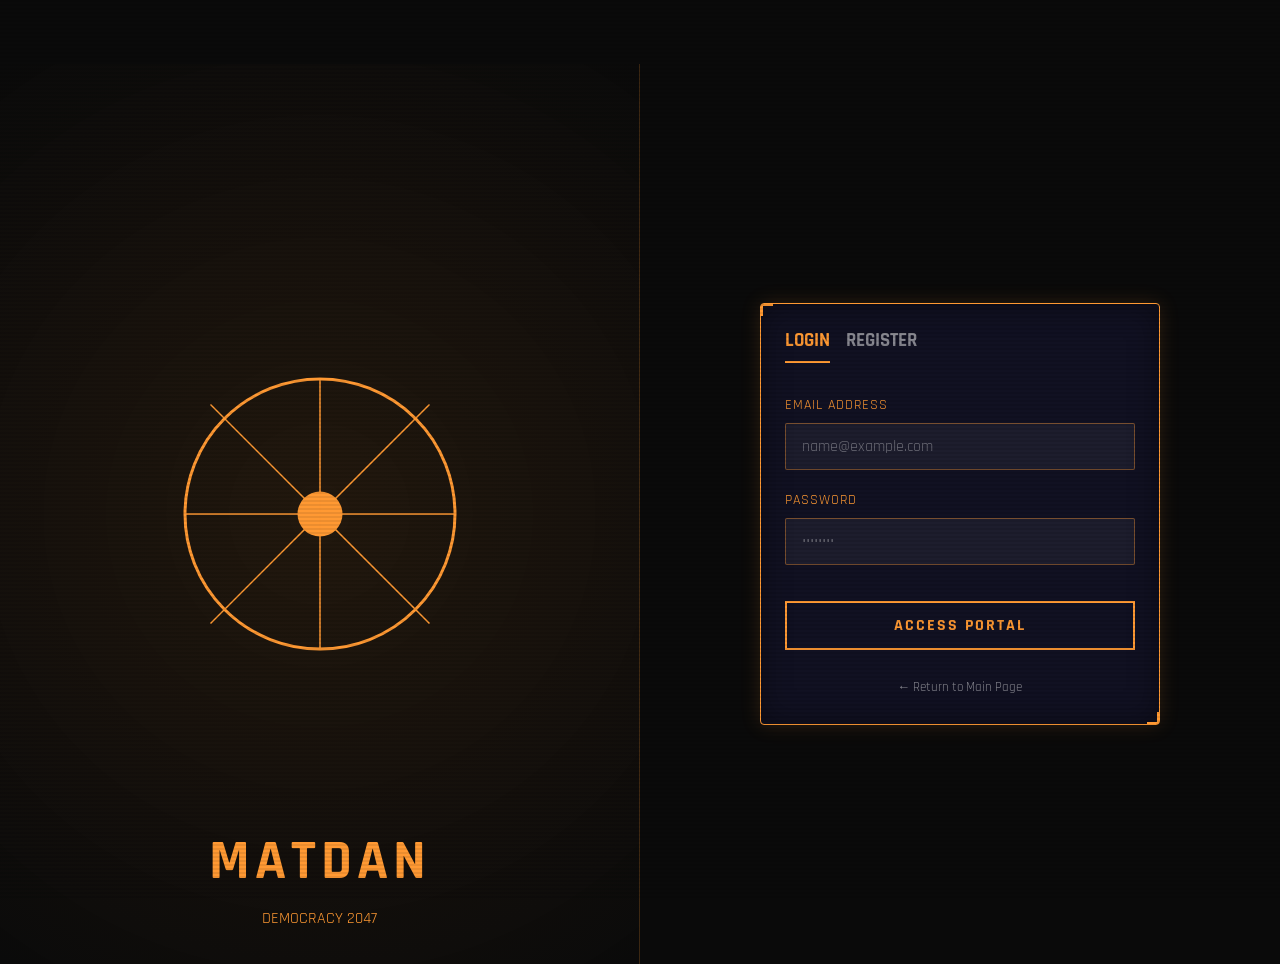
<file: hack2skill election site/login.html>
<!DOCTYPE html>
<html lang="en">
<head>
    <meta charset="UTF-8">
    <meta name="viewport" content="width=device-width, initial-scale=1.0">
    <title>Login | MATDAN — भारतीय निवडणूक शिक्षण व्यासपीठ</title>
    <link rel="stylesheet" href="css/main.css">
    <link rel="stylesheet" href="css/animations.css">
    <link rel="stylesheet" href="css/components.css">
    <link rel="stylesheet" href="css/responsive.css">
    <style>
        .split-screen {
            display: grid;
            grid-template-columns: 1fr 1fr;
            min-height: 100vh;
        }
        .left-panel {
            background: radial-gradient(circle at center, rgba(255,153,51,0.1), var(--bg-dark));
            display: flex;
            align-items: center;
            justify-content: center;
            position: relative;
            border-right: 1px solid rgba(255,153,51,0.2);
        }
        .right-panel {
            display: flex;
            align-items: center;
            justify-content: center;
            padding: 2rem;
        }
        .auth-card {
            width: 100%;
            max-width: 400px;
        }
        .auth-toggle {
            display: flex;
            gap: 1rem;
            margin-bottom: 2rem;
        }
        .auth-toggle button {
            background: none;
            border: none;
            color: rgba(255,255,255,0.5);
            font-family: var(--font-primary);
            font-size: 1.2rem;
            font-weight: 700;
            cursor: pointer;
            padding-bottom: 0.5rem;
            border-bottom: 2px solid transparent;
        }
        .auth-toggle button.active {
            color: var(--saffron);
            border-bottom-color: var(--saffron);
        }
        @media (max-width: 768px) {
            .split-screen { grid-template-columns: 1fr; }
            .left-panel { display: none; }
        }
    </style>
</head>
<body>
    <div class="split-screen">
        <div class="left-panel">
            <svg width="300" height="300" viewBox="0 0 200 200" style="animation: rotateSlow 30s linear infinite;">
                <circle cx="100" cy="100" r="90" stroke="#FF9933" stroke-width="2" fill="none"/>
                <circle cx="100" cy="100" r="15" fill="#FF9933"/>
                <g stroke="#FF9933" stroke-width="1">
                    <line x1="100" y1="10" x2="100" y2="190" />
                    <line x1="10" y1="100" x2="190" y2="100" />
                    <line x1="27" y1="27" x2="173" y2="173" />
                    <line x1="173" y1="27" x2="27" y2="173" />
                </g>
            </svg>
            <div style="position:absolute; bottom:2rem; text-align:center;">
                <h1 style="letter-spacing:5px;">MATDAN</h1>
                <p class="text-saffron">DEMOCRACY 2047</p>
            </div>
        </div>
        <div class="right-panel">
            <div class="auth-card hud-card reveal visible">
                <div class="auth-toggle">
                    <button id="show-login" class="active">LOGIN</button>
                    <button id="show-register">REGISTER</button>
                </div>

                <!-- Login Form -->
                <form id="login-form">
                    <div class="form-group">
                        <label>Email Address</label>
                        <input type="email" name="email" required placeholder="name@example.com">
                    </div>
                    <div class="form-group">
                        <label>Password</label>
                        <input type="password" name="password" required placeholder="••••••••">
                    </div>
                    <button type="submit" class="btn-primary" style="width:100%; margin-top:1rem;">Access Portal</button>
                </form>

                <!-- Register Form (Hidden) -->
                <form id="register-form" class="hidden">
                    <div class="form-group">
                        <label>Full Name</label>
                        <input type="text" name="full_name" required placeholder="Your Name">
                    </div>
                    <div class="form-group">
                        <label>Email Address</label>
                        <input type="email" name="email" required placeholder="name@example.com">
                    </div>
                    <div class="form-group">
                        <label>State</label>
                        <select name="state">
                            <option value="Maharashtra">Maharashtra</option>
                            <option value="Delhi">Delhi</option>
                            <option value="Karnataka">Karnataka</option>
                            <option value="Uttar Pradesh">Uttar Pradesh</option>
                            <!-- More states -->
                        </select>
                    </div>
                    <div class="form-group">
                        <label>Password</label>
                        <input type="password" name="password" required placeholder="Create Password">
                    </div>
                    <button type="submit" class="btn-secondary" style="width:100%; margin-top:1rem;">Create Account</button>
                </form>

                <p id="auth-msg" class="text-center mt-2" style="font-size:0.9rem;"></p>
                <div class="text-center mt-3">
                    <a href="index.html" class="text-muted" style="font-size:0.8rem; text-decoration:none;">← Return to Main Page</a>
                </div>
            </div>
        </div>
    </div>

    <script>
        const showLogin = document.getElementById('show-login');
        const showRegister = document.getElementById('show-register');
        const loginForm = document.getElementById('login-form');
        const registerForm = document.getElementById('register-form');
        const authMsg = document.getElementById('auth-msg');

        showLogin.onclick = () => {
            showLogin.classList.add('active');
            showRegister.classList.remove('active');
            loginForm.classList.remove('hidden');
            registerForm.classList.add('hidden');
        };

        showRegister.onclick = () => {
            showRegister.classList.add('active');
            showLogin.classList.remove('active');
            registerForm.classList.remove('hidden');
            loginForm.classList.add('hidden');
        };

        loginForm.onsubmit = async (e) => {
            e.preventDefault();
            const data = Object.fromEntries(new FormData(loginForm));
            try {
                const res = await fetch('/api/auth/login', {
                    method: 'POST',
                    headers: {'Content-Type': 'application/json'},
                    body: JSON.stringify(data)
                });
                const json = await res.json();
                if (json.token) {
                    localStorage.setItem('matdan_token', json.token);
                    localStorage.setItem('matdan_user_id', json.user.id);
                    authMsg.className = 'text-green text-center mt-2';
                    authMsg.textContent = 'Login successful! Redirecting...';
                    setTimeout(() => window.location.href = 'index.html', 1500);
                } else {
                    authMsg.className = 'text-deep-red text-center mt-2';
                    authMsg.textContent = json.error || 'Login failed';
                }
            } catch (err) {
                authMsg.textContent = 'Server error. Try again.';
            }
        };

        registerForm.onsubmit = async (e) => {
            e.preventDefault();
            const data = Object.fromEntries(new FormData(registerForm));
            try {
                const res = await fetch('/api/auth/register', {
                    method: 'POST',
                    headers: {'Content-Type': 'application/json'},
                    body: JSON.stringify(data)
                });
                const json = await res.json();
                if (res.status === 201) {
                    authMsg.className = 'text-green text-center mt-2';
                    authMsg.textContent = 'Registration successful! Please login.';
                    showLogin.click();
                } else {
                    authMsg.className = 'text-deep-red text-center mt-2';
                    authMsg.textContent = json.error || 'Registration failed';
                }
            } catch (err) {
                authMsg.textContent = 'Server error. Try again.';
            }
        };
    </script>
</body>
</html>
</file>
<file: hack2skill election site/css/main.css>
/* ============================================================
   MATDAN — Main CSS
   Detroit:Become Human x Patriotic India Theme
   ============================================================ */

@import url('https://fonts.googleapis.com/css2?family=Rajdhani:wght@300;400;500;600;700&family=Noto+Sans+Devanagari:wght@300;400;600;700&family=Share+Tech+Mono&display=swap');

/* ---- CSS Variables ---- */
:root {
  --saffron:   #FF9933;
  --white:     #FFFFFF;
  --ind-green: #138808;
  --navy:      #000080;
  --gold:      #FFD700;
  --bg-dark:   #0A0A0A;
  --bg-panel:  #0F0F1A;
  --cyan:      #00FFFF;
  --deep-red:  #8B0000;
  --card-bg:   #111122;
  --border-glow: rgba(255,153,51,0.6);
  --green-glow:  rgba(19,136,8,0.6);
  --font-primary: 'Rajdhani', 'Noto Sans Devanagari', sans-serif;
  --font-mono:    'Share Tech Mono', monospace;
}

/* ---- Reset & Base ---- */
*, *::before, *::after { box-sizing: border-box; margin: 0; padding: 0; }

html { scroll-behavior: smooth; }

body {
  background-color: var(--bg-dark);
  color: var(--white);
  font-family: var(--font-primary);
  font-size: 16px;
  line-height: 1.6;
  overflow-x: hidden;
  position: relative;
  padding-top: 64px;
}

/* ---- Scanline overlay ---- */
body::before {
  content: '';
  position: fixed;
  inset: 0;
  background: repeating-linear-gradient(
    0deg,
    transparent,
    transparent 2px,
    rgba(0,0,0,0.08) 2px,
    rgba(0,0,0,0.08) 4px
  );
  pointer-events: none;
  z-index: 9999;
  animation: scanlineMove 8s linear infinite;
}

@keyframes scanlineMove {
  from { background-position: 0 0; }
  to   { background-position: 0 100px; }
}

/* ---- Ashoka Chakra watermark ---- */
#chakra-bg {
  position: fixed;
  top: 50%;
  left: 50%;
  transform: translate(-50%, -50%);
  width: 600px;
  height: 600px;
  opacity: 0.03;
  animation: rotateSlow 60s linear infinite;
  pointer-events: none;
  z-index: 0;
}
@keyframes rotateSlow { to { transform: translate(-50%,-50%) rotate(360deg); } }

/* ---- Particle canvas ---- */
#particle-canvas {
  position: fixed;
  inset: 0;
  pointer-events: none;
  z-index: 1;
}

/* ---- Main content above particles ---- */
main, nav, footer, header, section {
  position: relative;
  z-index: 2;
}

/* ---- Scrollbar ---- */
::-webkit-scrollbar { width: 6px; }
::-webkit-scrollbar-track { background: var(--bg-dark); }
::-webkit-scrollbar-thumb { background: var(--saffron); border-radius: 3px; }

/* ---- Typography ---- */
h1, h2, h3, h4, h5 {
  font-family: var(--font-primary);
  font-weight: 700;
  letter-spacing: 1px;
}
h1 { font-size: clamp(2rem, 5vw, 3.5rem); color: var(--saffron); }
h2 { font-size: clamp(1.5rem, 3vw, 2.5rem); color: var(--gold); }
h3 { font-size: clamp(1.2rem, 2.5vw, 1.8rem); color: var(--white); }

.mono { font-family: var(--font-mono); }
.devanagari { font-family: 'Noto Sans Devanagari', sans-serif; }

/* ---- HUD Card ---- */
.hud-card {
  background: var(--card-bg);
  border: 1px solid var(--saffron);
  border-radius: 4px;
  padding: 1.5rem;
  position: relative;
  box-shadow: 0 0 20px rgba(255,153,51,0.15), inset 0 0 30px rgba(0,0,0,0.4);
  transition: box-shadow 0.3s ease, transform 0.3s ease;
  overflow: hidden;
}
.hud-card::before,
.hud-card::after {
  content: '';
  position: absolute;
  width: 12px; height: 12px;
  border-color: var(--saffron);
  border-style: solid;
}
.hud-card::before { top: 0; left: 0; border-width: 2px 0 0 2px; }
.hud-card::after  { bottom: 0; right: 0; border-width: 0 2px 2px 0; }
.hud-card:hover {
  box-shadow: 0 0 40px rgba(255,153,51,0.4), 0 0 10px rgba(19,136,8,0.3);
  transform: translateY(-2px);
}

/* Holographic shimmer on hover */
.hud-card::after {
  background: linear-gradient(135deg, transparent 40%, rgba(255,215,0,0.05) 50%, transparent 60%);
  background-size: 200% 200%;
  transition: background-position 0.5s ease;
}
.hud-card:hover::after { background-position: 100% 100%; }

/* Green card variant */
.hud-card.green-variant {
  border-color: var(--ind-green);
  box-shadow: 0 0 20px rgba(19,136,8,0.2);
}
.hud-card.green-variant::before,
.hud-card.green-variant::after { border-color: var(--ind-green); }

/* ---- Buttons ---- */
.btn-primary {
  display: inline-block;
  padding: 0.75rem 2rem;
  background: transparent;
  border: 2px solid var(--saffron);
  color: var(--saffron);
  font-family: var(--font-primary);
  font-size: 1rem;
  font-weight: 700;
  letter-spacing: 2px;
  text-transform: uppercase;
  cursor: pointer;
  position: relative;
  text-decoration: none;
  overflow: hidden;
  transition: color 0.3s;
}
.btn-primary::before {
  content: '';
  position: absolute;
  inset: 0;
  background: var(--saffron);
  transform: scaleX(0);
  transform-origin: left;
  transition: transform 0.3s ease;
  z-index: -1;
}
.btn-primary:hover { color: var(--bg-dark); }
.btn-primary:hover::before { transform: scaleX(1); }

.btn-secondary {
  display: inline-block;
  padding: 0.75rem 2rem;
  background: var(--ind-green);
  border: 2px solid var(--ind-green);
  color: var(--white);
  font-family: var(--font-primary);
  font-size: 1rem;
  font-weight: 700;
  letter-spacing: 2px;
  text-transform: uppercase;
  cursor: pointer;
  text-decoration: none;
  transition: all 0.3s ease;
}
.btn-secondary:hover {
  background: transparent;
  color: var(--ind-green);
  box-shadow: 0 0 20px var(--green-glow);
}

/* ---- Section layout ---- */
.section { padding: 5rem 2rem; }
.section-container { max-width: 1200px; margin: 0 auto; }
.section-title {
  text-align: center;
  margin-bottom: 3rem;
  position: relative;
}
.section-title::after {
  content: '';
  display: block;
  width: 80px; height: 3px;
  background: linear-gradient(90deg, var(--saffron), var(--ind-green));
  margin: 0.75rem auto 0;
}

/* ---- Grid layouts ---- */
.grid-2 { display: grid; grid-template-columns: repeat(auto-fit, minmax(300px,1fr)); gap: 2rem; }
.grid-3 { display: grid; grid-template-columns: repeat(auto-fit, minmax(260px,1fr)); gap: 2rem; }
.grid-4 { display: grid; grid-template-columns: repeat(auto-fit, minmax(200px,1fr)); gap: 1.5rem; }

/* ---- Stat cards ---- */
.stat-card {
  background: var(--card-bg);
  border: 1px solid rgba(255,153,51,0.4);
  padding: 1.5rem;
  text-align: center;
  border-radius: 4px;
  position: relative;
}
.stat-card .stat-number {
  font-family: var(--font-mono);
  font-size: 2.5rem;
  color: var(--cyan);
  display: block;
}
.stat-card .stat-label {
  color: rgba(255,255,255,0.7);
  font-size: 0.85rem;
  text-transform: uppercase;
  letter-spacing: 1px;
  margin-top: 0.25rem;
}

/* ---- Divider ---- */
.divider {
  height: 1px;
  background: linear-gradient(90deg, transparent, var(--saffron), transparent);
  margin: 2rem 0;
}

/* ---- HUD scan line accent ---- */
.scan-accent {
  position: relative;
  overflow: hidden;
}
.scan-accent::after {
  content: '';
  position: absolute;
  left: 0; right: 0;
  height: 2px;
  background: linear-gradient(90deg, transparent, var(--cyan), transparent);
  animation: scanDown 3s linear infinite;
  top: 0;
}
@keyframes scanDown {
  from { top: 0; opacity: 1; }
  to   { top: 100%; opacity: 0; }
}

/* ---- Typewriter text ---- */
.typewriter {
  overflow: hidden;
  white-space: nowrap;
  border-right: 3px solid var(--saffron);
  animation: typing 3.5s steps(40,end), blink 0.8s step-end infinite;
  display: inline-block;
  max-width: 100%;
}
@keyframes typing { from { max-width: 0; } to { max-width: 100%; } }
@keyframes blink  { 50% { border-color: transparent; } }

/* ---- Glitch text ---- */
.glitch {
  position: relative;
  display: inline-block;
}
.glitch::before, .glitch::after {
  content: attr(data-text);
  position: absolute;
  inset: 0;
}
.glitch::before { color: var(--cyan); animation: glitch1 3s infinite; clip-path: polygon(0 0,100% 0,100% 45%,0 45%); }
.glitch::after  { color: var(--saffron); animation: glitch2 3s infinite; clip-path: polygon(0 55%,100% 55%,100% 100%,0 100%); }
@keyframes glitch1 {
  0%,90%,100% { transform: translate(0); }
  92% { transform: translate(-3px,1px); }
  94% { transform: translate(3px,-1px); }
}
@keyframes glitch2 {
  0%,90%,100% { transform: translate(0); }
  92% { transform: translate(3px,1px); }
  94% { transform: translate(-3px,-1px); }
}

/* ---- Tags / badges ---- */
.badge-tag {
  display: inline-block;
  padding: 0.2rem 0.75rem;
  border: 1px solid var(--saffron);
  color: var(--saffron);
  font-size: 0.75rem;
  letter-spacing: 1px;
  text-transform: uppercase;
  border-radius: 2px;
}
.badge-tag.green { border-color: var(--ind-green); color: var(--ind-green); }
.badge-tag.cyan  { border-color: var(--cyan); color: var(--cyan); }

/* ---- Accordion ---- */
.accordion-item {
  border: 1px solid rgba(255,153,51,0.3);
  margin-bottom: 0.5rem;
  border-radius: 2px;
}
.accordion-header {
  padding: 1rem 1.5rem;
  cursor: pointer;
  display: flex;
  justify-content: space-between;
  align-items: center;
  background: rgba(255,153,51,0.05);
  transition: background 0.3s;
}
.accordion-header:hover { background: rgba(255,153,51,0.12); }
.accordion-body {
  padding: 0 1.5rem;
  max-height: 0;
  overflow: hidden;
  transition: max-height 0.4s ease, padding 0.3s;
}
.accordion-body.open { max-height: 500px; padding: 1rem 1.5rem; }

/* ---- Progress bar ---- */
.progress-bar-container {
  background: rgba(255,255,255,0.1);
  border-radius: 999px;
  height: 6px;
  margin-top: 0.5rem;
  overflow: hidden;
}
.progress-bar-fill {
  height: 100%;
  background: linear-gradient(90deg, var(--saffron), var(--gold));
  border-radius: 999px;
  transition: width 0.5s ease;
}

/* ---- Table ---- */
table {
  width: 100%;
  border-collapse: collapse;
  font-size: 0.9rem;
}
th {
  background: rgba(255,153,51,0.15);
  color: var(--saffron);
  padding: 0.75rem 1rem;
  text-align: left;
  font-family: var(--font-mono);
  letter-spacing: 1px;
  border-bottom: 1px solid var(--saffron);
}
td {
  padding: 0.65rem 1rem;
  border-bottom: 1px solid rgba(255,255,255,0.07);
  color: rgba(255,255,255,0.85);
}
tr:hover td { background: rgba(255,153,51,0.05); }

/* ---- Form inputs ---- */
input, select, textarea {
  background: rgba(255,255,255,0.05);
  border: 1px solid rgba(255,153,51,0.4);
  color: var(--white);
  font-family: var(--font-primary);
  font-size: 1rem;
  padding: 0.75rem 1rem;
  border-radius: 2px;
  width: 100%;
  outline: none;
  transition: border-color 0.3s, box-shadow 0.3s;
}
input:focus, select:focus, textarea:focus {
  border-color: var(--saffron);
  box-shadow: 0 0 12px rgba(255,153,51,0.3);
}
input::placeholder, textarea::placeholder { color: rgba(255,255,255,0.35); }
select option { background: var(--bg-panel); color: var(--white); }

label {
  display: block;
  font-size: 0.85rem;
  letter-spacing: 1px;
  text-transform: uppercase;
  color: var(--saffron);
  margin-bottom: 0.4rem;
}
.form-group { margin-bottom: 1.25rem; }

/* ---- Spinner ---- */
.spinner {
  width: 32px; height: 32px;
  border: 3px solid rgba(255,153,51,0.2);
  border-top-color: var(--saffron);
  border-radius: 50%;
  animation: spin 0.8s linear infinite;
  margin: 1rem auto;
}
@keyframes spin { to { transform: rotate(360deg); } }

/* ---- Toast / notification ---- */
.toast {
  position: fixed;
  bottom: 2rem;
  left: 50%;
  transform: translateX(-50%);
  background: var(--card-bg);
  border: 1px solid var(--saffron);
  color: var(--white);
  padding: 1rem 2rem;
  border-radius: 2px;
  z-index: 10000;
  font-family: var(--font-primary);
  box-shadow: 0 0 20px rgba(255,153,51,0.3);
  animation: toastIn 0.3s ease, toastOut 0.3s ease 2.7s forwards;
}
@keyframes toastIn  { from { opacity:0; transform: translateX(-50%) translateY(20px); } to { opacity:1; transform: translateX(-50%) translateY(0); } }
@keyframes toastOut { to   { opacity:0; transform: translateX(-50%) translateY(20px); } }

/* ---- LIVE indicator ---- */
.live-dot {
  display: inline-block;
  width: 10px; height: 10px;
  background: #ff2222;
  border-radius: 50%;
  animation: pulseDot 1s ease-in-out infinite;
  margin-right: 0.5rem;
  vertical-align: middle;
}
@keyframes pulseDot {
  0%, 100% { opacity: 1; transform: scale(1); }
  50%       { opacity: 0.5; transform: scale(1.4); }
}

/* ---- Tricolor ribbon bar ---- */
.tricolor-bar {
  height: 5px;
  background: linear-gradient(90deg, var(--saffron) 33.3%, var(--white) 33.3% 66.6%, var(--ind-green) 66.6%);
}

/* ---- Chatbot floating button ---- */
#chatbot-float-btn {
  position: fixed;
  bottom: 2rem;
  right: 2rem;
  width: 60px; height: 60px;
  background: var(--saffron);
  border-radius: 50%;
  border: none;
  cursor: pointer;
  display: flex;
  align-items: center;
  justify-content: center;
  font-size: 1.8rem;
  box-shadow: 0 0 20px rgba(255,153,51,0.5);
  z-index: 5000;
  animation: floatPulse 2s ease-in-out infinite;
  text-decoration: none;
  color: var(--bg-dark);
}
@keyframes floatPulse {
  0%,100% { box-shadow: 0 0 20px rgba(255,153,51,0.5); }
  50%      { box-shadow: 0 0 40px rgba(255,153,51,0.9); }
}

/* ---- Page header band ---- */
.page-header {
  background: linear-gradient(180deg, rgba(255,153,51,0.08) 0%, transparent 100%);
  padding: 5rem 2rem 3rem;
  text-align: center;
  border-bottom: 1px solid rgba(255,153,51,0.2);
}
.page-header p {
  color: rgba(255,255,255,0.65);
  margin-top: 0.5rem;
  font-size: 1.1rem;
}

/* ---- Utility classes ---- */
.text-saffron { color: var(--saffron); }
.text-green   { color: var(--ind-green); }
.text-gold    { color: var(--gold); }
.text-cyan    { color: var(--cyan); }
.text-muted   { color: rgba(255,255,255,0.5); }
.text-center  { text-align: center; }
.text-right   { text-align: right; }
.fw-700       { font-weight: 700; }
.mt-1 { margin-top: 0.5rem; }
.mt-2 { margin-top: 1rem; }
.mt-3 { margin-top: 1.5rem; }
.mt-4 { margin-top: 2rem; }
.mb-1 { margin-bottom: 0.5rem; }
.mb-2 { margin-bottom: 1rem; }
.mb-3 { margin-bottom: 1.5rem; }
.d-flex { display: flex; }
.align-center { align-items: center; }
.gap-1 { gap: 0.5rem; }
.gap-2 { gap: 1rem; }
.gap-3 { gap: 1.5rem; }
.flex-wrap { flex-wrap: wrap; }
.justify-center { justify-content: center; }
.justify-between { justify-content: space-between; }
.hidden { display: none !important; }
</file>
<file: hack2skill election site/css/animations.css>
/* ============================================================
   MATDAN — Animations CSS
   ============================================================ */

/* ---- Page enter animations ---- */
@keyframes fadeInUp {
  from { opacity: 0; transform: translateY(30px); }
  to   { opacity: 1; transform: translateY(0); }
}
@keyframes fadeInLeft {
  from { opacity: 0; transform: translateX(-40px); }
  to   { opacity: 1; transform: translateX(0); }
}
@keyframes fadeInRight {
  from { opacity: 0; transform: translateX(40px); }
  to   { opacity: 1; transform: translateX(0); }
}
@keyframes flipInBottom {
  from { opacity: 0; transform: rotateX(-90deg) translateY(40px); }
  to   { opacity: 1; transform: rotateX(0) translateY(0); }
}
@keyframes zoomIn {
  from { opacity: 0; transform: scale(0.8); }
  to   { opacity: 1; transform: scale(1); }
}

/* ---- CRT flicker on load ---- */
@keyframes crtFlicker {
  0%   { opacity: 0.8; }
  10%  { opacity: 1; }
  20%  { opacity: 0.85; }
  30%  { opacity: 1; }
  40%  { opacity: 0.9; }
  50%  { opacity: 1; }
  100% { opacity: 1; }
}
.crt-flicker { animation: crtFlicker 1s ease-out forwards; }

/* ---- Slide wipe page transition ---- */
.page-transition-out {
  animation: slideWipeOut 0.4s ease-in forwards;
}
.page-transition-in {
  animation: slideWipeIn 0.4s ease-out forwards;
}
@keyframes slideWipeOut {
  to { transform: translateX(-100%); opacity: 0; }
}
@keyframes slideWipeIn {
  from { transform: translateX(100%); opacity: 0; }
  to   { transform: translateX(0); opacity: 1; }
}

/* ---- Card reveal on scroll ---- */
.reveal {
  opacity: 0;
  transform: translateY(40px);
  transition: opacity 0.6s ease, transform 0.6s ease;
}
.reveal.visible {
  opacity: 1;
  transform: translateY(0);
}

/* ---- Floating flag ribbon ---- */
.flag-ribbon {
  position: absolute;
  top: 0;
  right: 6%;
  width: 50px;
  height: 120px;
  background: linear-gradient(180deg, var(--saffron) 33.3%, var(--white) 33.3% 66.6%, var(--ind-green) 66.6%);
  box-shadow: 0 0 20px rgba(255,153,51,0.4);
  animation: flagWave 3s ease-in-out infinite;
  transform-origin: top center;
}
@keyframes flagWave {
  0%,100% { transform: skewX(0deg) scaleX(1); }
  25%      { transform: skewX(3deg) scaleX(1.03); }
  75%      { transform: skewX(-3deg) scaleX(0.97); }
}

/* ---- HUD scan enter animation ---- */
.hud-scan-enter {
  position: relative;
  overflow: hidden;
}
.hud-scan-enter::before {
  content: '';
  position: absolute;
  inset: 0;
  background: linear-gradient(180deg, transparent 0%, rgba(255,153,51,0.08) 50%, transparent 100%);
  animation: scanEnter 1.2s ease-out forwards;
  z-index: 5;
  pointer-events: none;
}
@keyframes scanEnter {
  from { transform: translateY(-100%); opacity: 1; }
  to   { transform: translateY(100%); opacity: 0; }
}

/* ---- Chart animated draw ---- */
@keyframes chartDraw {
  from { stroke-dashoffset: 1000; }
  to   { stroke-dashoffset: 0; }
}

/* ---- LED countdown digits ---- */
.led-digit {
  font-family: 'Share Tech Mono', monospace;
  font-size: clamp(2.5rem, 6vw, 5rem);
  color: var(--cyan);
  text-shadow:
    0 0 10px var(--cyan),
    0 0 30px rgba(0,255,255,0.4);
  display: block;
  letter-spacing: 4px;
  animation: ledPulse 1s ease-in-out infinite;
}
@keyframes ledPulse {
  0%,100% { text-shadow: 0 0 10px var(--cyan), 0 0 30px rgba(0,255,255,0.4); }
  50%      { text-shadow: 0 0 20px var(--cyan), 0 0 60px rgba(0,255,255,0.7); }
}

/* ---- Voting ripple animation ---- */
@keyframes voteRipple {
  0%   { transform: scale(0); opacity: 1; }
  100% { transform: scale(4); opacity: 0; }
}
.ripple-circle {
  position: absolute;
  border-radius: 50%;
  border: 2px solid var(--saffron);
  animation: voteRipple 1.5s ease-out infinite;
  pointer-events: none;
}

/* ---- Chatbot message slide ---- */
.chat-msg {
  animation: chatSlideIn 0.3s ease-out;
  position: relative;
  overflow: hidden;
}
.chat-msg::after {
  content: '';
  position: absolute;
  left: 0; right: 0; top: 0;
  height: 100%;
  background: linear-gradient(180deg, rgba(255,153,51,0.05) 0%, transparent 100%);
  animation: scanMsgIn 0.5s ease-out forwards;
}
@keyframes chatSlideIn {
  from { opacity: 0; transform: translateX(-20px); }
  to   { opacity: 1; transform: translateX(0); }
}
@keyframes scanMsgIn {
  from { transform: translateY(0); opacity: 1; }
  to   { transform: translateY(100%); opacity: 0; }
}

/* ---- Avatar choice pop ---- */
@keyframes avatarPop {
  0%   { transform: scale(0.5) rotate(-10deg); opacity: 0; }
  60%  { transform: scale(1.1) rotate(3deg); }
  100% { transform: scale(1) rotate(0deg); opacity: 1; }
}
.avatar-pop { animation: avatarPop 0.5s cubic-bezier(0.34,1.56,0.64,1) forwards; }

/* ---- Timeline items ---- */
.timeline-item {
  opacity: 0;
  transform: translateX(-50px);
  transition: opacity 0.5s ease, transform 0.5s ease;
}
.timeline-item.visible {
  opacity: 1;
  transform: translateX(0);
}

/* ---- Impact flow animation ---- */
@keyframes flowRight {
  0%,100% { stroke-dashoffset: 60; }
  50%      { stroke-dashoffset: 0; }
}

/* ---- Button glitch hover ---- */
.btn-glitch {
  position: relative;
  overflow: hidden;
}
.btn-glitch:hover::before {
  content: attr(data-text);
  position: absolute;
  inset: 0;
  display: flex;
  align-items: center;
  justify-content: center;
  color: var(--cyan);
  animation: btnGlitch 0.3s ease;
}
@keyframes btnGlitch {
  0%   { clip-path: inset(20% 0 60% 0); transform: translateX(-5px); }
  25%  { clip-path: inset(50% 0 30% 0); transform: translateX(5px); }
  50%  { clip-path: inset(80% 0 0 0);   transform: translateX(-3px); }
  75%  { clip-path: inset(0 0 80% 0);   transform: translateX(3px); }
  100% { clip-path: inset(0); transform: translateX(0); }
}

/* ---- Glow trail on card reveal ---- */
@keyframes glowTrail {
  from { box-shadow: 0 40px 80px rgba(255,153,51,0.6), 0 0 30px rgba(255,153,51,0.4); }
  to   { box-shadow: 0 0 20px rgba(255,153,51,0.15); }
}
.card-reveal-anim {
  animation: flipInBottom 0.5s ease-out, glowTrail 0.8s ease-out 0.5s forwards;
}
</file>
<file: hack2skill election site/css/components.css>
/* ============================================================
   MATDAN — Components CSS
   ============================================================ */

/* ---- NAVBAR ---- */
.navbar {
  position: fixed;
  top: 0;
  left: 0;
  right: 0;
  z-index: 5000;
  background: rgba(10,10,10,0.92);
  backdrop-filter: blur(12px);
  border-bottom: 2px solid var(--saffron);
  padding: 0 2rem;
  height: 64px;
  display: flex;
  align-items: center;
  justify-content: space-between;
}
.navbar-logo {
  font-family: var(--font-mono);
  font-size: 1.8rem;
  font-weight: 700;
  color: var(--white);
  text-decoration: none;
  letter-spacing: 4px;
  position: relative;
}
.navbar-logo span { color: var(--saffron); }
.navbar-logo::after {
  content: '';
  position: absolute;
  bottom: -4px; left: 0; right: 0;
  height: 2px;
  background: linear-gradient(90deg, var(--saffron), var(--ind-green));
  animation: logoPulse 2s ease-in-out infinite;
}
@keyframes logoPulse {
  0%,100% { opacity: 1; } 50% { opacity: 0.4; }
}
.navbar-links {
  display: flex;
  align-items: center;
  gap: 0.25rem;
  list-style: none;
}
.navbar-links a {
  color: rgba(255,255,255,0.75);
  text-decoration: none;
  font-size: 0.8rem;
  letter-spacing: 1px;
  text-transform: uppercase;
  padding: 0.4rem 0.75rem;
  border-bottom: 2px solid transparent;
  transition: color 0.3s, border-color 0.3s;
}
.navbar-links a:hover, .navbar-links a.active {
  color: var(--saffron);
  border-bottom-color: var(--saffron);
}
.lang-switcher {
  display: flex;
  gap: 0.3rem;
}
.lang-btn {
  background: transparent;
  border: 1px solid rgba(255,153,51,0.4);
  color: rgba(255,255,255,0.6);
  padding: 0.25rem 0.6rem;
  font-size: 0.75rem;
  cursor: pointer;
  font-family: var(--font-primary);
  transition: all 0.3s;
  border-radius: 2px;
}
.lang-btn.active, .lang-btn:hover {
  background: var(--saffron);
  color: var(--bg-dark);
  border-color: var(--saffron);
}
.hamburger {
  display: none;
  flex-direction: column;
  gap: 5px;
  cursor: pointer;
  background: none;
  border: none;
  padding: 4px;
}
.hamburger span {
  display: block;
  width: 24px;
  height: 2px;
  background: var(--saffron);
  transition: all 0.3s;
}

/* ---- HERO SECTION ---- */
.hero {
  min-height: 90vh;
  display: flex;
  align-items: center;
  justify-content: center;
  position: relative;
  overflow: hidden;
  background: radial-gradient(ellipse at center, rgba(255,153,51,0.06) 0%, transparent 70%);
  padding: 4rem 2rem;
}
.hero-content {
  text-align: center;
  max-width: 800px;
  z-index: 2;
}
.hero-marathi {
  font-family: 'Noto Sans Devanagari', sans-serif;
  font-size: 1.1rem;
  color: var(--ind-green);
  letter-spacing: 2px;
  margin-bottom: 1rem;
  display: block;
}
.hero-title {
  font-size: clamp(2.5rem, 7vw, 5rem);
  color: var(--white);
  margin-bottom: 1.5rem;
  line-height: 1.15;
}
.hero-title .accent { color: var(--saffron); }
.hero-subtitle {
  color: rgba(255,255,255,0.65);
  font-size: clamp(1rem, 2vw, 1.2rem);
  margin-bottom: 2.5rem;
  max-width: 600px;
  margin-left: auto;
  margin-right: auto;
}
.hero-buttons { display: flex; gap: 1rem; justify-content: center; flex-wrap: wrap; }
.hero-bg-chakra {
  position: absolute;
  top: 50%; left: 50%;
  transform: translate(-50%,-50%);
  width: 500px; height: 500px;
  opacity: 0.04;
  animation: rotateSlow 40s linear infinite;
}

/* ---- COUNTDOWN ---- */
.countdown-section {
  padding: 3rem 2rem;
  background: linear-gradient(90deg, rgba(0,0,128,0.2), rgba(255,153,51,0.05), rgba(0,0,128,0.2));
  border-top: 1px solid rgba(255,153,51,0.2);
  border-bottom: 1px solid rgba(255,153,51,0.2);
}
.countdown-grid {
  display: grid;
  grid-template-columns: repeat(4, 1fr);
  gap: 1rem;
  max-width: 700px;
  margin: 1.5rem auto 0;
}
.countdown-box {
  background: rgba(10,10,26,0.8);
  border: 1px solid var(--saffron);
  padding: 1.5rem 1rem;
  text-align: center;
  border-radius: 4px;
  box-shadow: 0 0 15px rgba(255,153,51,0.15);
}
.countdown-box .unit-label {
  font-size: 0.7rem;
  letter-spacing: 2px;
  text-transform: uppercase;
  color: rgba(255,255,255,0.5);
  margin-top: 0.5rem;
  display: block;
  font-family: var(--font-mono);
}

/* ---- NEWS CARD ---- */
.news-card {
  background: var(--card-bg);
  border: 1px solid rgba(255,153,51,0.25);
  border-radius: 4px;
  overflow: hidden;
  transition: all 0.3s ease;
}
.news-card:hover {
  border-color: var(--saffron);
  transform: translateY(-4px);
  box-shadow: 0 8px 30px rgba(255,153,51,0.2);
}
.news-card img {
  width: 100%;
  height: 180px;
  object-fit: cover;
  border-bottom: 1px solid rgba(255,153,51,0.15);
}
.news-card-body { padding: 1.25rem; }
.news-card-body h3 {
  font-size: 1rem;
  color: var(--white);
  margin-bottom: 0.5rem;
  line-height: 1.4;
}
.news-card-body .mr-headline {
  font-family: 'Noto Sans Devanagari', sans-serif;
  font-size: 0.85rem;
  color: rgba(255,255,255,0.5);
  margin-bottom: 0.75rem;
}
.news-meta {
  font-size: 0.75rem;
  color: var(--ind-green);
  font-family: var(--font-mono);
  margin-bottom: 0.75rem;
}

/* ---- CHATBOT WIDGET ---- */
#chatbot-widget {
  position: fixed;
  bottom: 6rem;
  right: 2rem;
  width: 360px;
  max-height: 480px;
  background: var(--bg-panel);
  border: 1px solid var(--saffron);
  border-radius: 4px;
  z-index: 4999;
  display: flex;
  flex-direction: column;
  box-shadow: 0 0 40px rgba(255,153,51,0.3);
  transform: scale(0);
  transform-origin: bottom right;
  transition: transform 0.3s cubic-bezier(0.34,1.56,0.64,1);
}
#chatbot-widget.open { transform: scale(1); }
.chatbot-header {
  background: rgba(255,153,51,0.1);
  border-bottom: 1px solid rgba(255,153,51,0.3);
  padding: 0.75rem 1rem;
  display: flex;
  align-items: center;
  justify-content: space-between;
  font-family: var(--font-mono);
  font-size: 0.85rem;
  color: var(--saffron);
}
.chatbot-header .bot-status {
  display: flex;
  align-items: center;
  gap: 0.5rem;
}
.chatbot-messages {
  flex: 1;
  overflow-y: auto;
  padding: 1rem;
  display: flex;
  flex-direction: column;
  gap: 0.75rem;
}
.chat-bubble {
  padding: 0.65rem 1rem;
  border-radius: 4px;
  font-size: 0.9rem;
  line-height: 1.5;
  max-width: 85%;
}
.chat-bubble.bot {
  background: rgba(255,153,51,0.1);
  border: 1px solid rgba(255,153,51,0.3);
  align-self: flex-start;
  color: var(--white);
}
.chat-bubble.user {
  background: rgba(19,136,8,0.2);
  border: 1px solid rgba(19,136,8,0.4);
  align-self: flex-end;
  color: var(--white);
}
.chatbot-input-area {
  padding: 0.75rem;
  border-top: 1px solid rgba(255,153,51,0.2);
  display: flex;
  gap: 0.5rem;
}
.chatbot-input-area input {
  flex: 1;
  padding: 0.5rem 0.75rem;
  font-size: 0.9rem;
}
.chatbot-input-area button {
  padding: 0.5rem 1rem;
  background: var(--saffron);
  border: none;
  color: var(--bg-dark);
  font-family: var(--font-mono);
  font-weight: 700;
  cursor: pointer;
  border-radius: 2px;
  transition: background 0.3s;
}
.chatbot-input-area button:hover { background: var(--gold); }

/* ---- GAME STYLES ---- */
.game-container {
  min-height: 100vh;
  background: radial-gradient(ellipse at top, rgba(255,153,51,0.07) 0%, var(--bg-dark) 60%);
}
.chapter-tracker {
  display: flex;
  justify-content: center;
  gap: 0.5rem;
  padding: 1rem;
  border-bottom: 1px solid rgba(255,153,51,0.2);
  flex-wrap: wrap;
}
.chapter-dot {
  width: 32px; height: 32px;
  border: 2px solid rgba(255,153,51,0.3);
  border-radius: 50%;
  display: flex;
  align-items: center;
  justify-content: center;
  font-size: 0.75rem;
  font-family: var(--font-mono);
  color: rgba(255,255,255,0.4);
  transition: all 0.3s;
}
.chapter-dot.active { border-color: var(--saffron); color: var(--saffron); box-shadow: 0 0 12px rgba(255,153,51,0.5); }
.chapter-dot.done   { border-color: var(--ind-green); color: var(--ind-green); background: rgba(19,136,8,0.15); }
.game-scene {
  max-width: 900px;
  margin: 0 auto;
  padding: 2rem;
}
.scene-panel {
  background: var(--card-bg);
  border: 1px solid var(--saffron);
  border-radius: 4px;
  padding: 2rem;
  margin-bottom: 2rem;
  position: relative;
}
.scene-image {
  width: 100%;
  height: 220px;
  background: linear-gradient(135deg, rgba(255,153,51,0.08), rgba(0,0,128,0.1));
  border: 1px solid rgba(255,153,51,0.2);
  border-radius: 2px;
  margin-bottom: 1.5rem;
  display: flex;
  align-items: center;
  justify-content: center;
  font-size: 4rem;
}
.story-text {
  font-size: 1.05rem;
  color: rgba(255,255,255,0.85);
  line-height: 1.8;
  margin-bottom: 1.5rem;
}
.choice-buttons {
  display: flex;
  flex-direction: column;
  gap: 0.75rem;
}
.choice-btn {
  padding: 1rem 1.5rem;
  background: rgba(255,153,51,0.05);
  border: 1px solid rgba(255,153,51,0.3);
  color: var(--white);
  font-family: var(--font-primary);
  font-size: 1rem;
  cursor: pointer;
  text-align: left;
  transition: all 0.3s;
  border-radius: 2px;
  position: relative;
  overflow: hidden;
}
.choice-btn::before {
  content: '▶ ';
  color: var(--saffron);
  margin-right: 0.5rem;
}
.choice-btn:hover {
  background: rgba(255,153,51,0.15);
  border-color: var(--saffron);
  box-shadow: 0 0 15px rgba(255,153,51,0.2);
  padding-left: 2rem;
}
.choice-btn.correct { border-color: var(--ind-green); background: rgba(19,136,8,0.15); }
.choice-btn.wrong   { border-color: var(--deep-red); background: rgba(139,0,0,0.15); }
.score-display {
  display: flex;
  align-items: center;
  gap: 2rem;
  padding: 1rem 2rem;
  background: rgba(0,0,0,0.4);
  border-bottom: 1px solid rgba(255,153,51,0.15);
}
.score-val {
  font-family: var(--font-mono);
  font-size: 1.5rem;
  color: var(--gold);
}
.avatar-select {
  display: flex;
  gap: 2rem;
  justify-content: center;
  margin: 2rem 0;
}
.avatar-option {
  text-align: center;
  cursor: pointer;
  transition: transform 0.3s;
}
.avatar-option:hover { transform: scale(1.1); }
.avatar-option .avatar-img {
  width: 80px; height: 80px;
  border: 2px solid rgba(255,153,51,0.3);
  border-radius: 50%;
  display: flex;
  align-items: center;
  justify-content: center;
  font-size: 2.5rem;
  margin: 0 auto 0.5rem;
  transition: border-color 0.3s;
}
.avatar-option.selected .avatar-img { border-color: var(--saffron); box-shadow: 0 0 20px rgba(255,153,51,0.5); }

/* ---- TIMELINE (history page) ---- */
.timeline { position: relative; padding: 2rem 0; }
.timeline::before {
  content: '';
  position: absolute;
  left: 50%;
  top: 0; bottom: 0;
  width: 2px;
  background: linear-gradient(180deg, var(--saffron), var(--ind-green));
  transform: translateX(-50%);
}
.timeline-item {
  display: flex;
  justify-content: flex-end;
  padding-right: calc(50% + 2rem);
  margin-bottom: 3rem;
  position: relative;
}
.timeline-item:nth-child(even) {
  justify-content: flex-start;
  padding-right: 0;
  padding-left: calc(50% + 2rem);
}
.timeline-dot {
  position: absolute;
  left: 50%;
  transform: translateX(-50%);
  top: 1rem;
  width: 40px; height: 40px;
  border-radius: 50%;
  background: var(--bg-dark);
  border: 2px solid var(--saffron);
  display: flex;
  align-items: center;
  justify-content: center;
  font-family: var(--font-mono);
  font-size: 0.65rem;
  color: var(--saffron);
  z-index: 1;
}
.timeline-card {
  background: var(--card-bg);
  border: 1px solid rgba(255,153,51,0.3);
  padding: 1.25rem;
  border-radius: 4px;
  max-width: 420px;
  transition: all 0.3s;
}
.timeline-card:hover {
  border-color: var(--saffron);
  box-shadow: 0 0 20px rgba(255,153,51,0.2);
}
.timeline-year {
  font-family: var(--font-mono);
  font-size: 1.5rem;
  color: var(--saffron);
  display: block;
  margin-bottom: 0.5rem;
}

/* ---- MAP page ---- */
#map { height: 450px; border: 1px solid var(--saffron); border-radius: 4px; }
.map-filter-bar {
  display: flex;
  gap: 1rem;
  align-items: flex-end;
  flex-wrap: wrap;
  margin-bottom: 1.5rem;
}
.map-filter-bar input, .map-filter-bar select { max-width: 260px; }

/* ---- GLOSSARY ---- */
.alpha-filter { display: flex; flex-wrap: wrap; gap: 0.35rem; margin-bottom: 1.5rem; }
.alpha-btn {
  width: 34px; height: 34px;
  background: rgba(255,153,51,0.05);
  border: 1px solid rgba(255,153,51,0.3);
  color: rgba(255,255,255,0.7);
  font-size: 0.85rem;
  cursor: pointer;
  font-family: var(--font-mono);
  transition: all 0.3s;
  display: flex;
  align-items: center;
  justify-content: center;
  border-radius: 2px;
}
.alpha-btn:hover, .alpha-btn.active {
  background: var(--saffron);
  color: var(--bg-dark);
  border-color: var(--saffron);
}
.term-card {
  background: var(--card-bg);
  border: 1px solid rgba(255,153,51,0.2);
  border-radius: 4px;
  padding: 1.25rem;
  margin-bottom: 1rem;
  transition: all 0.3s;
  cursor: pointer;
}
.term-card:hover { border-color: var(--saffron); }
.term-card.open { border-color: var(--saffron); box-shadow: 0 0 15px rgba(255,153,51,0.15); }
.term-en { font-size: 1.2rem; font-weight: 700; color: var(--saffron); }
.term-hi, .term-mr {
  font-family: 'Noto Sans Devanagari', sans-serif;
  font-size: 0.95rem;
  color: var(--ind-green);
}
.term-definition { color: rgba(255,255,255,0.8); font-size: 0.95rem; margin-top: 0.75rem; }
.term-detail { display: none; padding-top: 0.75rem; }
.term-card.open .term-detail { display: block; }

/* ---- CONTACT SECTION ---- */
.contact-grid {
  display: grid;
  grid-template-columns: 1fr 1fr;
  gap: 2rem;
}
.helpline-item {
  display: flex;
  align-items: center;
  gap: 1rem;
  padding: 1rem;
  border: 1px solid rgba(255,153,51,0.2);
  border-radius: 4px;
  margin-bottom: 1rem;
  transition: all 0.3s;
}
.helpline-item:hover { border-color: var(--saffron); }
.helpline-icon { font-size: 1.8rem; }
.helpline-num {
  font-family: var(--font-mono);
  font-size: 1.4rem;
  color: var(--saffron);
}
.live-support-badge {
  display: inline-flex;
  align-items: center;
  gap: 0.4rem;
  padding: 0.3rem 0.8rem;
  background: rgba(19,136,8,0.15);
  border: 1px solid var(--ind-green);
  border-radius: 999px;
  font-size: 0.8rem;
  color: var(--ind-green);
}

/* ---- FOOTER ---- */
footer {
  background: rgba(0,0,0,0.6);
  border-top: 2px solid rgba(255,153,51,0.3);
  padding: 3rem 2rem 1.5rem;
}
.footer-grid {
  display: grid;
  grid-template-columns: repeat(auto-fit, minmax(200px,1fr));
  gap: 2rem;
  max-width: 1200px;
  margin: 0 auto 2rem;
}
.footer-brand .logo { font-family: var(--font-mono); font-size: 2rem; color: var(--saffron); letter-spacing: 4px; }
.footer-slogans {
  font-family: 'Noto Sans Devanagari', sans-serif;
  font-size: 0.85rem;
  color: rgba(255,255,255,0.5);
  line-height: 2;
  margin-top: 0.75rem;
}
.footer-links h4 { color: var(--saffron); font-size: 0.8rem; letter-spacing: 2px; margin-bottom: 1rem; }
.footer-links a {
  display: block;
  color: rgba(255,255,255,0.5);
  text-decoration: none;
  font-size: 0.85rem;
  margin-bottom: 0.4rem;
  transition: color 0.3s;
}
.footer-links a:hover { color: var(--saffron); }
.footer-bottom {
  border-top: 1px solid rgba(255,255,255,0.08);
  padding-top: 1.5rem;
  text-align: center;
  font-size: 0.8rem;
  color: rgba(255,255,255,0.35);
  max-width: 1200px;
  margin: 0 auto;
}
.footer-chakra {
  font-size: 2.5rem;
  animation: rotateSlow 20s linear infinite;
  display: inline-block;
  margin: 0.5rem 0;
}
.social-icons { display: flex; gap: 1rem; justify-content: center; margin-top: 1rem; }
.social-icons a {
  width: 36px; height: 36px;
  border: 1px solid rgba(255,153,51,0.4);
  border-radius: 50%;
  display: flex;
  align-items: center;
  justify-content: center;
  color: rgba(255,255,255,0.6);
  text-decoration: none;
  font-size: 0.9rem;
  transition: all 0.3s;
}
.social-icons a:hover { background: var(--saffron); color: var(--bg-dark); border-color: var(--saffron); }
</file>
<file: hack2skill election site/css/responsive.css>
/* ============================================================
   MATDAN — Responsive CSS
   ============================================================ */
@media (max-width: 1024px) {
  .timeline::before { left: 20px; }
  .timeline-item { padding-right: 0; padding-left: 3.5rem; justify-content: flex-start; }
  .timeline-item:nth-child(even) { padding-left: 3.5rem; }
  .timeline-dot { left: 20px; }
  .contact-grid { grid-template-columns: 1fr; }
}

@media (max-width: 768px) {
  .navbar-links {
    position: fixed;
    top: 64px; left: 0; right: 0;
    background: rgba(10,10,10,0.98);
    flex-direction: column;
    padding: 1.5rem;
    border-bottom: 1px solid rgba(255,153,51,0.3);
    max-height: 0;
    overflow: hidden;
    transition: max-height 0.4s ease;
  }
  .navbar-links.open { max-height: 90vh; overflow-y: auto; }
  .navbar-links a { padding: 0.75rem 0; font-size: 1rem; border-bottom: 1px solid rgba(255,255,255,0.07); }
  .hamburger { display: flex; }
  .countdown-grid { grid-template-columns: repeat(2,1fr); }
  .hero-title { font-size: 2.2rem; }
  .grid-3, .grid-4 { grid-template-columns: 1fr; }
  .grid-2 { grid-template-columns: 1fr; }
  .section { padding: 3rem 1rem; }
  #chatbot-widget { width: calc(100vw - 2rem); right: 1rem; }
  .timeline-card { max-width: 100%; }
  .score-display { flex-direction: column; gap: 0.5rem; padding: 0.75rem 1rem; }
  .game-scene { padding: 1rem; }
  .avatar-select { flex-wrap: wrap; }
}

@media (max-width: 480px) {
  .countdown-grid { grid-template-columns: repeat(2,1fr); }
  .hero-buttons { flex-direction: column; align-items: center; }
  .btn-primary, .btn-secondary { width: 100%; text-align: center; }
  .map-filter-bar { flex-direction: column; }
  .map-filter-bar input, .map-filter-bar select { max-width: 100%; }
  .alpha-filter .alpha-btn { width: 30px; height: 30px; font-size: 0.75rem; }
  .footer-grid { grid-template-columns: 1fr; }
  .led-digit { font-size: 2rem; }
  h1 { font-size: 1.8rem; }
  h2 { font-size: 1.4rem; }
}

/* ---- Print styles ---- */
@media print {
  .navbar, footer, #chatbot-float-btn, #chatbot-widget, #particle-canvas, #chakra-bg { display: none; }
  body { background: white; color: black; }
}
</file>
